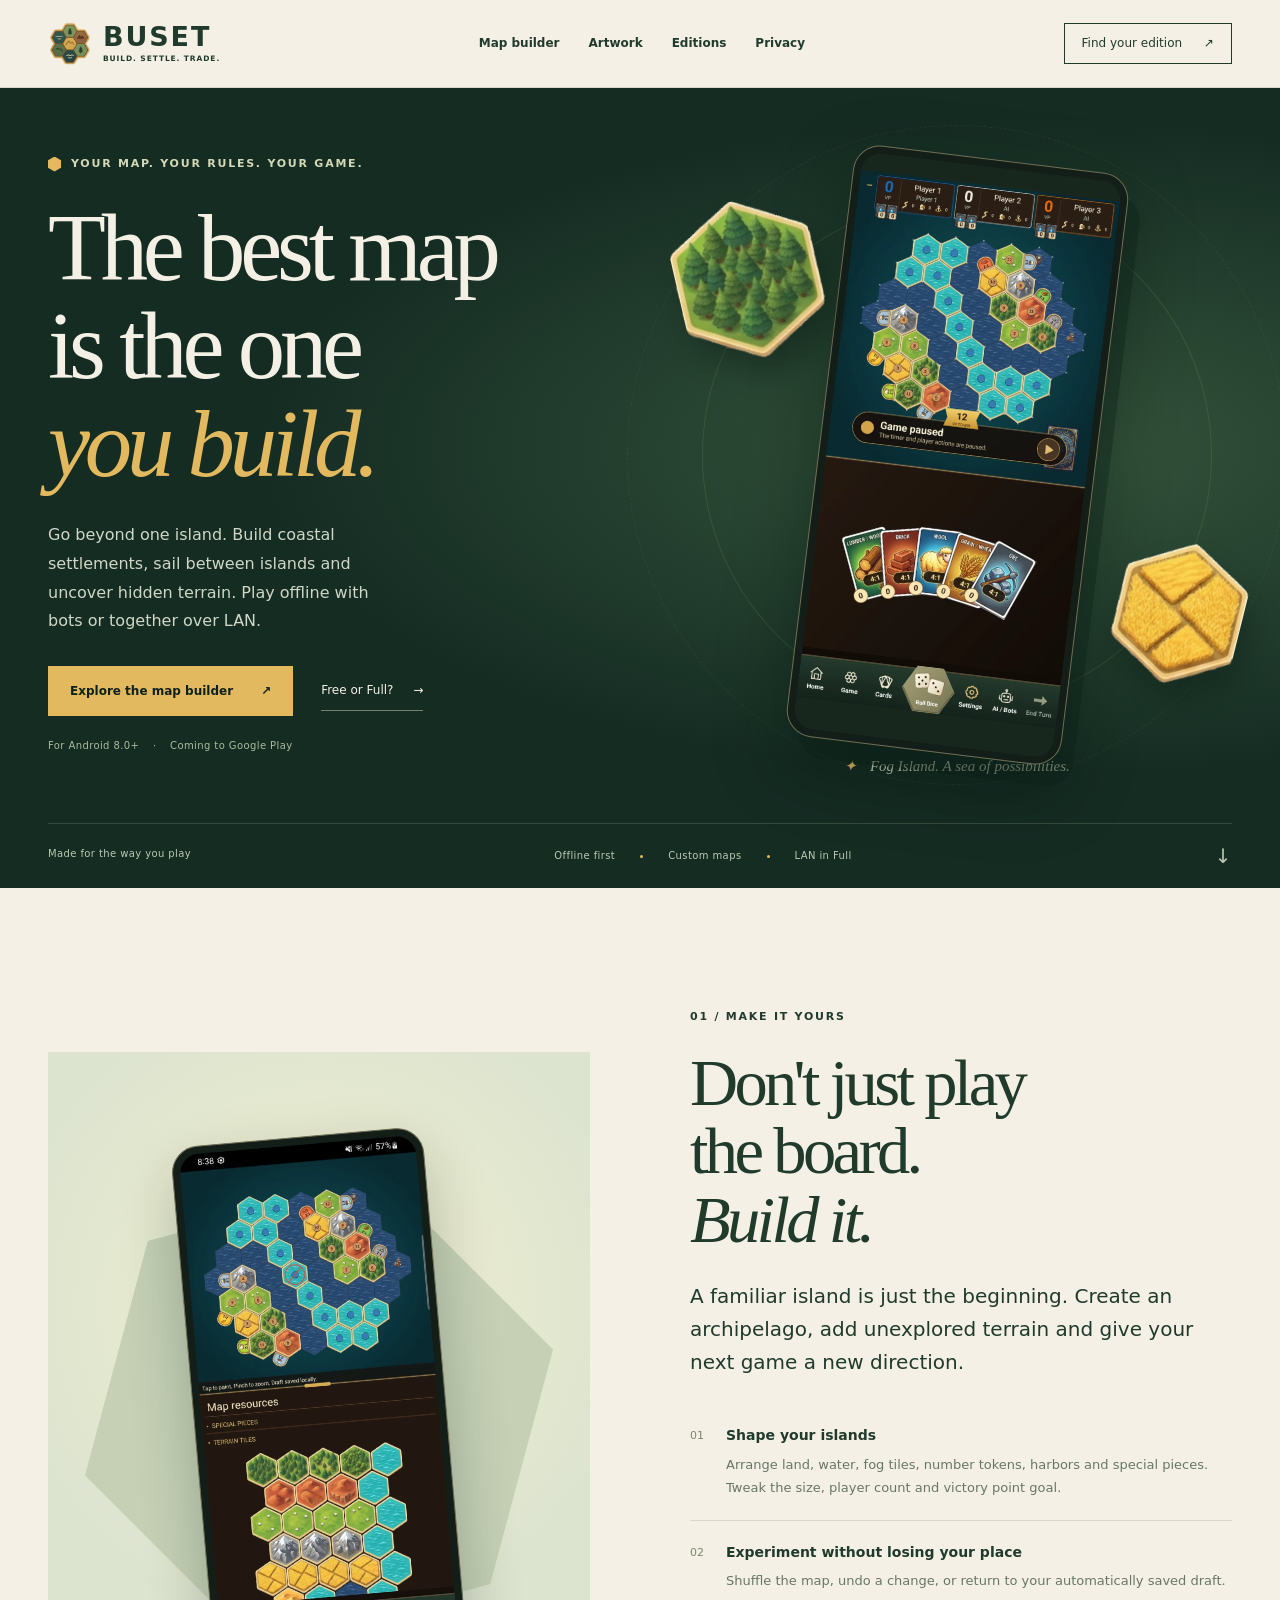
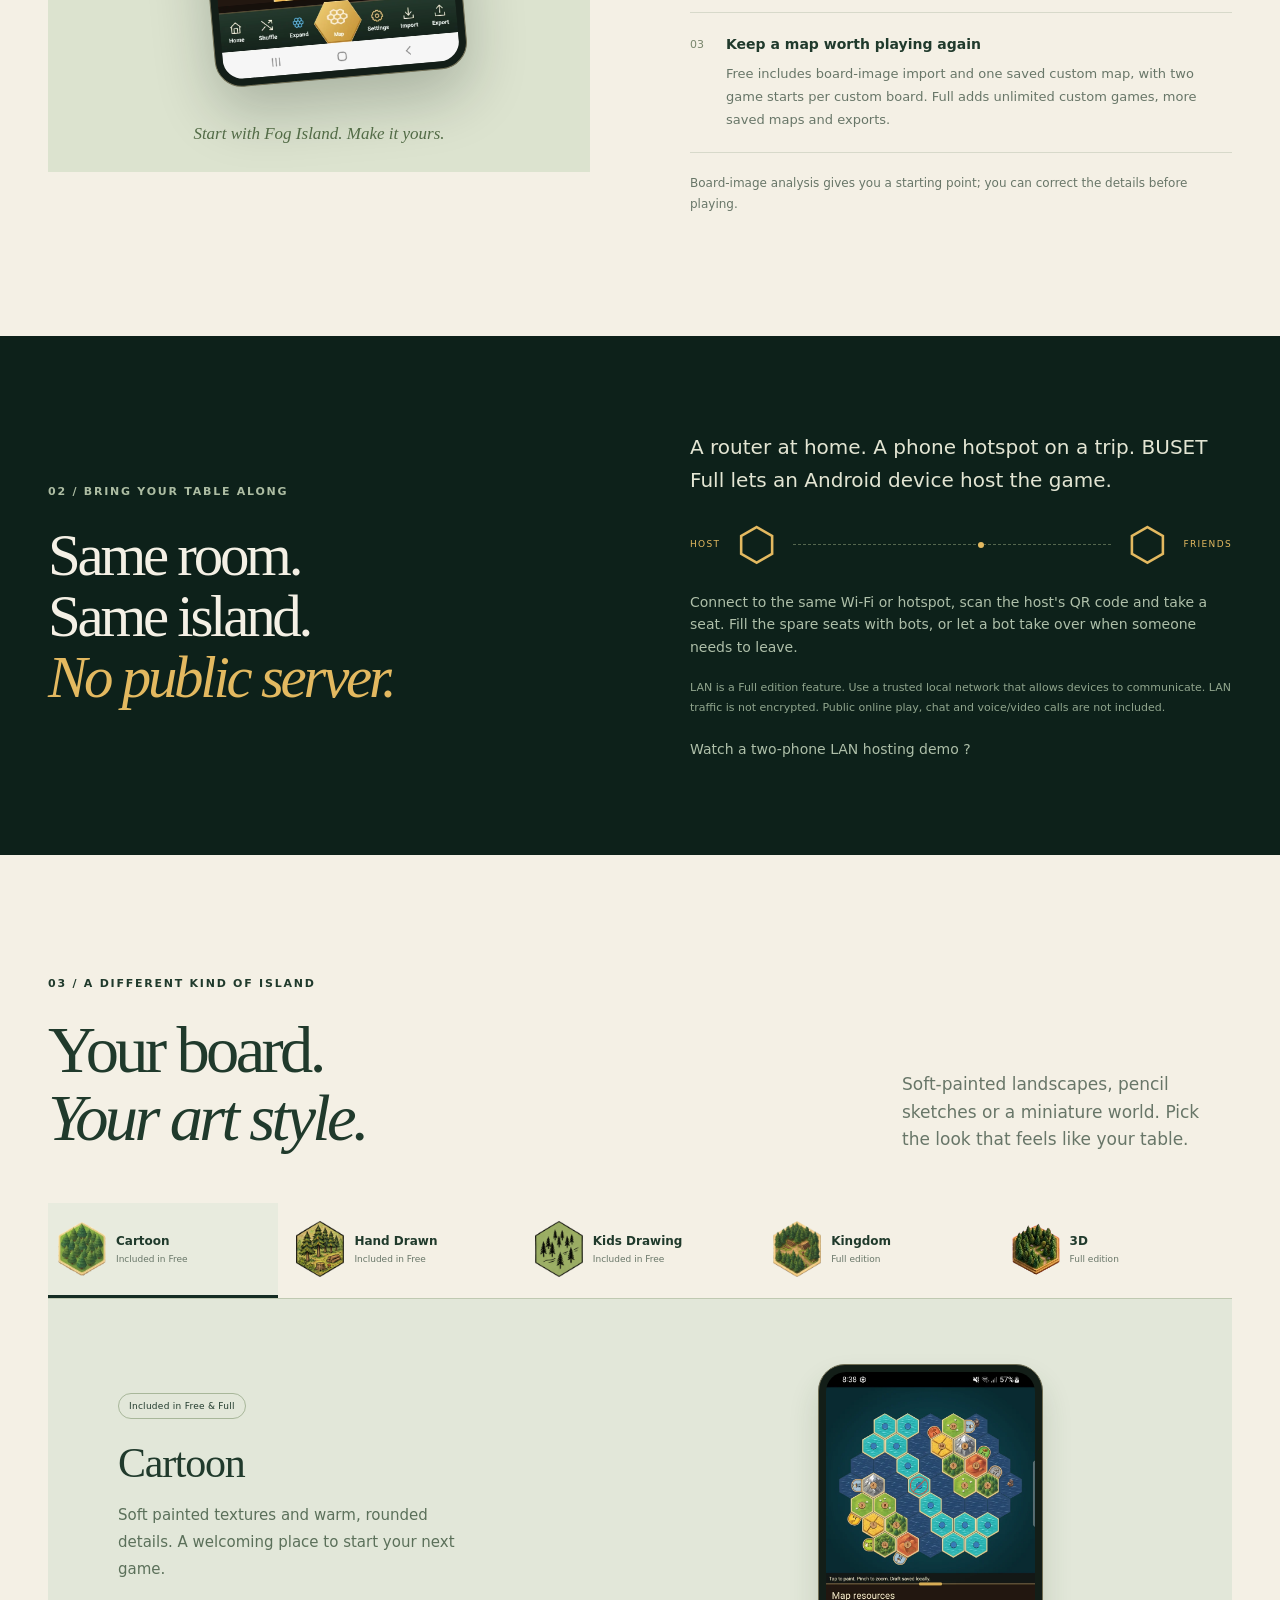
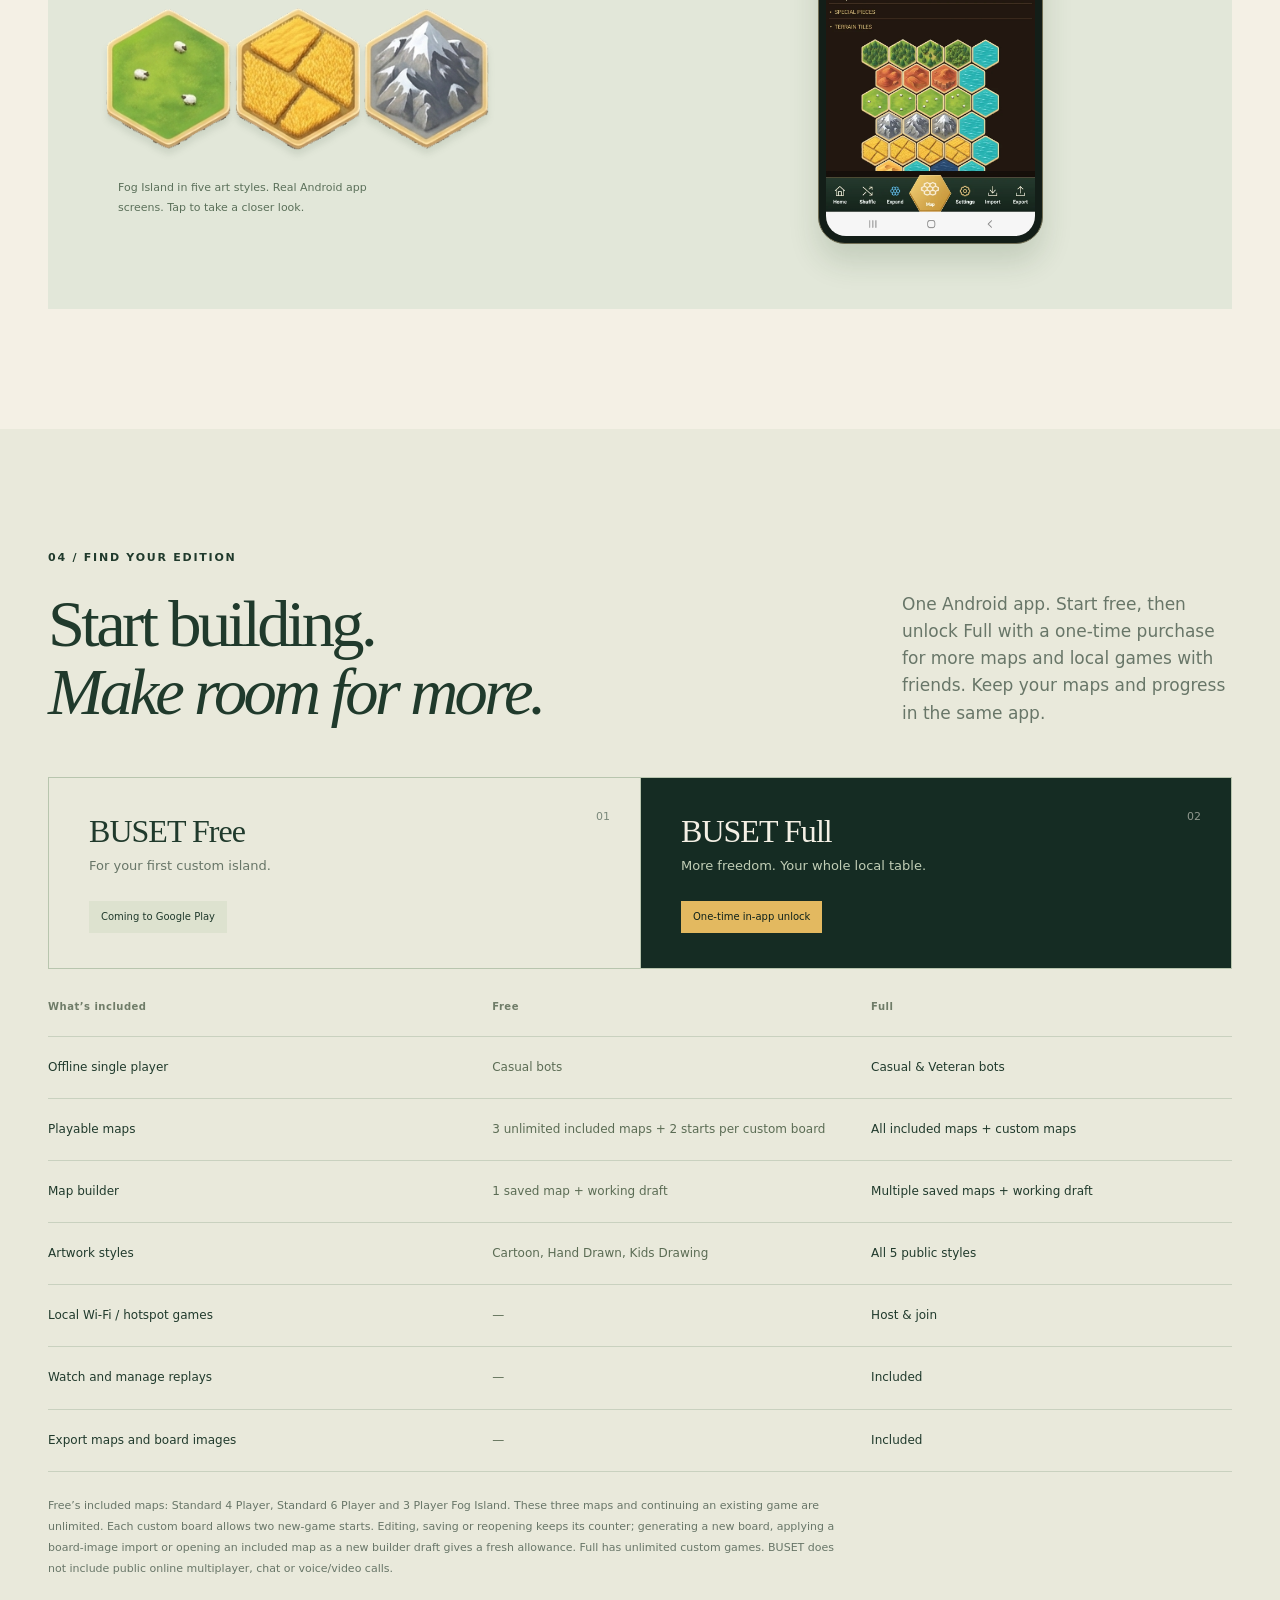
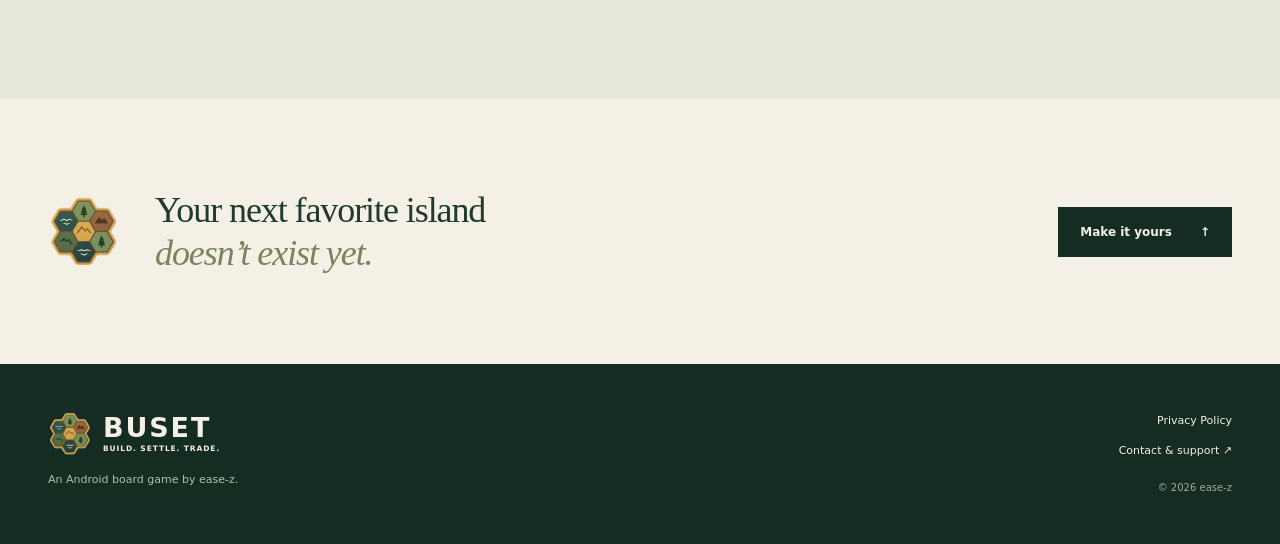
<file: index.html>
<!doctype html>
<html lang="en">
<head>
  <meta charset="utf-8">
  <meta name="viewport" content="width=device-width, initial-scale=1">
  <meta name="theme-color" content="#152c23">
  <meta name="description" content="The best map is the one you build. Discover BUSET for Android: custom island maps, offline bots and local multiplayer over Wi-Fi or hotspot.">
  <title>BUSET — Build. Settle. Trade.</title>
  <link rel="icon" href="assets/logo.png">
  <link rel="stylesheet" href="styles.css">
  <script src="script.js" defer></script>
</head>
<body>
  <a class="skip-link" href="#main">Skip to content</a>
  <header class="header">
    <a class="brand" href="#" aria-label="BUSET home"><img src="assets/logo.png" width="44" height="44" alt=""><span><strong>BUSET</strong><small>BUILD. SETTLE. TRADE.</small></span></a>
    <nav aria-label="Main navigation"><a href="#builder">Map builder</a><a href="#artwork">Artwork</a><a href="#editions">Editions</a><a href="privacy/index.html">Privacy</a></nav>
    <a class="nav-cta" href="#editions">Find your edition <span aria-hidden="true">↗</span></a>
  </header>
  <main id="main">
    <section class="hero section-dark" aria-labelledby="hero-title">
      <div class="hero-inner wrap">
        <div class="hero-copy">
          <p class="eyebrow"><span class="tiny-hex" aria-hidden="true"></span> YOUR MAP. YOUR RULES. YOUR GAME.</p>
          <h1 id="hero-title">The best map<br>is the one<br><em>you build.</em></h1>
          <p class="hero-description">Go beyond one island. Build coastal settlements, sail between islands and uncover hidden terrain. Play offline with bots or together over LAN.</p>
          <div class="hero-actions"><a class="button button-gold" href="#builder">Explore the map builder <span aria-hidden="true">↗</span></a><a class="text-link" href="#editions">Free or Full? <span aria-hidden="true">→</span></a></div>
          <p class="release-note">For Android 8.0+ <span>·</span> Coming to Google Play</p>
        </div>
        <div class="hero-visual">
          <div class="orbit orbit-one" aria-hidden="true"></div><div class="orbit orbit-two" aria-hidden="true"></div>
          <img class="floating-tile tile-wood" src="assets/cartoon-wood-1.webp" width="150" height="173" alt="" aria-hidden="true">
          <img class="floating-tile tile-wheat" src="assets/cartoon-wheat-1.webp" width="130" height="150" alt="" aria-hidden="true">
          <figure class="phone hero-phone"><button class="screenshot-button" data-preview="assets/android-game.webp" data-caption="BUSET Full on Android · Fog Island sample game" aria-label="Enlarge Android gameplay screenshot"><img src="assets/android-game.webp" width="720" height="1600" alt="BUSET Android Fog Island gameplay showing multiple islands, sea and hidden terrain, player details and resource cards" fetchpriority="high"></button></figure>
          <span class="visual-caption"><span aria-hidden="true">✦</span> Fog Island. A sea of possibilities.</span>
        </div>
      </div>
      <div class="hero-bottom wrap"><span>Made for the way you play</span><div><span>Offline first</span><i aria-hidden="true"></i><span>Custom maps</span><i aria-hidden="true"></i><span>LAN in Full</span></div><a href="#builder" aria-label="Discover the map builder">↓</a></div>
    </section>

    <section class="builder wrap section-space" id="builder" aria-labelledby="builder-title">
      <div class="builder-visual">
        <div class="image-stage"><figure class="phone builder-phone"><button class="screenshot-button" data-preview="assets/android-builder-cartoon.webp" data-caption="Fog Island map builder · Cartoon artwork" aria-label="Enlarge Android map builder screenshot"><img src="assets/android-builder-cartoon.webp" width="720" height="1600" alt="Android Fog Island map builder with separate islands, sea and hidden hexes above the terrain palette" loading="lazy"></button></figure><span class="image-note">Start with Fog Island. Make it yours.</span></div>
      </div>
      <div class="builder-copy">
        <p class="eyebrow">01 / MAKE IT YOURS</p>
        <h2 id="builder-title">Don't just play<br>the board.<br><em>Build it.</em></h2>
        <p class="lead">A familiar island is just the beginning. Create an archipelago, add unexplored terrain and give your next game a new direction.</p>
        <ol class="feature-list">
          <li><span>01</span><div><h3>Shape your islands</h3><p>Arrange land, water, fog tiles, number tokens, harbors and special pieces. Tweak the size, player count and victory point goal.</p></div></li>
          <li><span>02</span><div><h3>Experiment without losing your place</h3><p>Shuffle the map, undo a change, or return to your automatically saved draft.</p></div></li>
          <li><span>03</span><div><h3>Keep a map worth playing again</h3><p>Free includes board-image import and one saved custom map, with two game starts per custom board. Full adds unlimited custom games, more saved maps and exports.</p></div></li>
        </ol>
        <p class="small-note">Board-image analysis gives you a starting point; you can correct the details before playing.</p>
      </div>
    </section>

    <section class="together section-dark" aria-labelledby="together-title"><div class="wrap together-grid">
      <div><p class="eyebrow">02 / BRING YOUR TABLE ALONG</p><h2 id="together-title">Same room.<br>Same island.<br><em>No public server.</em></h2></div>
      <div class="together-copy"><p class="lead">A router at home. A phone hotspot on a trip. BUSET Full lets an Android device host the game.</p><div class="connection" aria-hidden="true"><span>HOST</span><b>⬡</b><i></i><b>⬡</b><span>FRIENDS</span></div><p>Connect to the same Wi-Fi or hotspot, scan the host's QR code and take a seat. Fill the spare seats with bots, or let a bot take over when someone needs to leave.</p><p class="small-note">LAN is a Full edition feature. Use a trusted local network that allows devices to communicate. LAN traffic is not encrypted. Public online play, chat and voice/video calls are not included.</p><p><a href="lan-host-demo/">Watch a two-phone LAN hosting demo ?</a></p></div>
    </div></section>

    <section class="artwork wrap section-space" id="artwork" aria-labelledby="artwork-title">
      <div class="section-heading"><div><p class="eyebrow">03 / A DIFFERENT KIND OF ISLAND</p><h2 id="artwork-title">Your board.<br><em>Your art style.</em></h2></div><p>Soft-painted landscapes, pencil sketches or a miniature world. Pick the look that feels like your table.</p></div>
      <div class="art-tabs" role="tablist" aria-label="Artwork styles">
        <button id="tab-cartoon" role="tab" aria-selected="true" aria-controls="art-panel" data-art="cartoon"><img src="assets/cartoon-wood-1.webp" width="72" height="83" alt="" loading="lazy"><span>Cartoon<small>Included in Free</small></span></button>
        <button id="tab-hand-drawn" role="tab" aria-selected="false" aria-controls="art-panel" tabindex="-1" data-art="hand-drawn"><img src="assets/hand-drawn-wood-1.webp" width="72" height="83" alt="" loading="lazy"><span>Hand Drawn<small>Included in Free</small></span></button>
        <button id="tab-drawing" role="tab" aria-selected="false" aria-controls="art-panel" tabindex="-1" data-art="drawing"><img src="assets/drawing-wood-1.webp" width="72" height="83" alt="" loading="lazy"><span>Kids Drawing<small>Included in Free</small></span></button>
        <button id="tab-kingdom" role="tab" aria-selected="false" aria-controls="art-panel" tabindex="-1" data-art="kingdom"><img src="assets/kingdom-wood-1.webp" width="72" height="83" alt="" loading="lazy"><span>Kingdom<small>Full edition</small></span></button>
        <button id="tab-3d" role="tab" aria-selected="false" aria-controls="art-panel" tabindex="-1" data-art="3d"><img src="assets/3d-wood-1.webp" width="72" height="83" alt="" loading="lazy"><span>3D<small>Full edition</small></span></button>
      </div>
      <div class="art-panel" id="art-panel" role="tabpanel" aria-labelledby="tab-cartoon">
        <div class="art-detail"><span class="pill" id="art-access">Included in Free &amp; Full</span><h3 id="art-name">Cartoon</h3><p id="art-description">Soft painted textures and warm, rounded details. A welcoming place to start your next game.</p><div class="tile-samples" id="tile-samples" aria-label="Cartoon terrain samples"><img src="assets/cartoon-sheep-1.webp" width="140" height="160" alt="Cartoon pasture" loading="lazy"><img src="assets/cartoon-wheat-1.webp" width="140" height="160" alt="Cartoon fields" loading="lazy"><img src="assets/cartoon-ore-1.webp" width="140" height="160" alt="Cartoon mountains" loading="lazy"></div><p class="small-note">Fog Island in five art styles. Real Android app screens. Tap to take a closer look.</p></div>
        <div class="art-screen"><figure class="phone"><button id="art-preview" class="screenshot-button" data-preview="assets/android-builder-cartoon.webp" data-caption="Fog Island map builder · Cartoon artwork" aria-label="Enlarge Cartoon artwork screenshot"><img id="art-image" src="assets/android-builder-cartoon.webp" width="720" height="1600" alt="Cartoon Fog Island in the Android map builder" loading="lazy"></button></figure></div>
      </div>
    </section>

    <section class="editions section-space" id="editions" aria-labelledby="editions-title"><div class="wrap">
      <div class="section-heading"><div><p class="eyebrow">04 / FIND YOUR EDITION</p><h2 id="editions-title">Start building.<br><em>Make room for more.</em></h2></div><p>One Android app. Start free, then unlock Full with a one-time purchase for more maps and local games with friends. Keep your maps and progress in the same app.</p></div>
      <div class="edition-intros"><div><span class="edition-number">01</span><h3>BUSET Free</h3><p>For your first custom island.</p><span class="availability" data-store="free">Coming to Google Play</span></div><div class="full-intro"><span class="edition-number">02</span><h3>BUSET Full</h3><p>More freedom. Your whole local table.</p><span class="availability" data-store="full">One-time in-app unlock</span></div></div>
      <div class="table-scroll"><table><caption class="sr-only">BUSET Free features and Full unlock comparison</caption><thead><tr><th scope="col">What’s included</th><th scope="col">Free</th><th scope="col">Full</th></tr></thead><tbody>
        <tr><th scope="row">Offline single player</th><td>Casual bots</td><td>Casual &amp; Veteran bots</td></tr>
        <tr><th scope="row">Playable maps</th><td>3 unlimited included maps + 2 starts per custom board</td><td>All included maps + custom maps</td></tr>
        <tr><th scope="row">Map builder</th><td>1 saved map + working draft</td><td>Multiple saved maps + working draft</td></tr>
        <tr><th scope="row">Artwork styles</th><td>Cartoon, Hand Drawn, Kids Drawing</td><td>All 5 public styles</td></tr>
        <tr><th scope="row">Local Wi-Fi / hotspot games</th><td><span aria-label="Not included">—</span></td><td>Host &amp; join</td></tr>
        <tr><th scope="row">Watch and manage replays</th><td><span aria-label="Not included">—</span></td><td>Included</td></tr>
        <tr><th scope="row">Export maps and board images</th><td><span aria-label="Not included">—</span></td><td>Included</td></tr>
      </tbody></table></div>
      <p class="edition-note">Free’s included maps: Standard 4 Player, Standard 6 Player and 3 Player Fog Island. These three maps and continuing an existing game are unlimited. Each custom board allows two new-game starts. Editing, saving or reopening keeps its counter; generating a new board, applying a board-image import or opening an included map as a new builder draft gives a fresh allowance. Full has unlimited custom games. BUSET does not include public online multiplayer, chat or voice/video calls.</p>
    </div></section>

    <section class="closing wrap"><img src="assets/logo.png" alt="" width="72" height="72" loading="lazy"><p>Your next favorite island<br><em>doesn’t exist yet.</em></p><a class="button button-dark" href="#builder">Make it yours <span aria-hidden="true">↑</span></a></section>
  </main>
  <footer class="footer section-dark"><div class="wrap footer-inner"><div><a class="brand" href="#"><img src="assets/logo.png" width="40" height="40" alt=""><span><strong>BUSET</strong><small>BUILD. SETTLE. TRADE.</small></span></a><p>An Android board game by ease-z.</p></div><div><a href="privacy/index.html">Privacy Policy</a><a href="mailto:mark.prosoftphils@gmail.com">Contact &amp; support <span aria-hidden="true">↗</span></a><span>© <span id="year">2026</span> ease-z</span></div></div></footer>
  <dialog id="screenshot-dialog" aria-labelledby="screenshot-caption"><div class="dialog-top"><p id="screenshot-caption"></p><button class="dialog-close" aria-label="Close screenshot">×</button></div><img id="screenshot-full" alt=""></dialog>
</body>
</html>
</file>
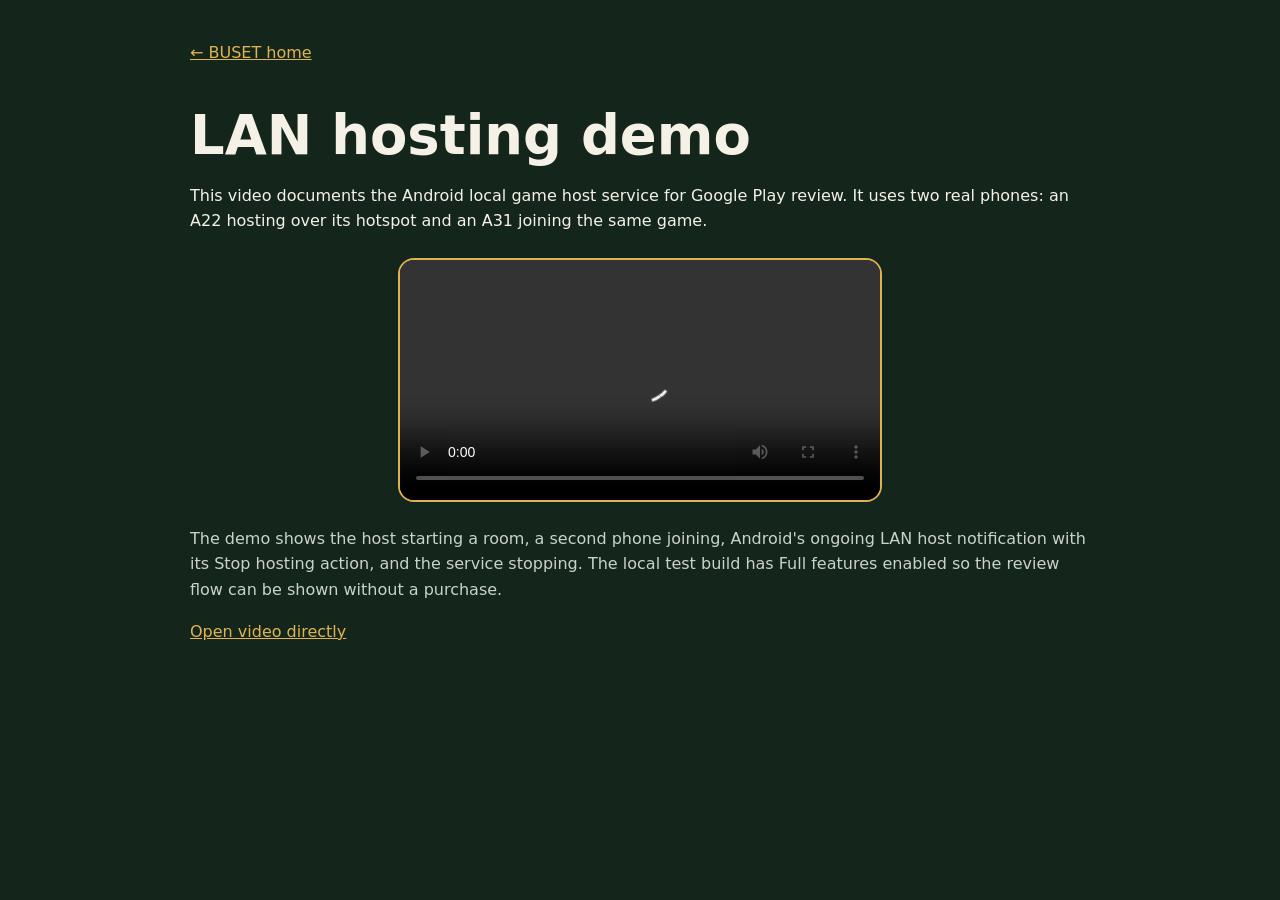
<file: lan-host-demo/index.html>
<!doctype html>
<html lang="en">
<head>
  <meta charset="utf-8">
  <meta name="viewport" content="width=device-width, initial-scale=1">
  <title>BUSET LAN hosting demo</title>
  <meta name="description" content="A real two-phone demonstration of BUSET's local game hosting and Android foreground notification.">
  <style>
    :root{color-scheme:dark;font-family:system-ui,sans-serif;background:#14261c;color:#f5f1e7}
    body{margin:0;padding:24px}
    main{max-width:900px;margin:auto}
    a{color:#deb453}
    h1{font-size:clamp(2rem,5vw,3.4rem);margin:.7em 0 .2em}
    p,li{line-height:1.6}
    video{display:block;width:min(100%,480px);max-height:80vh;margin:24px auto;border:2px solid #deb453;border-radius:16px;background:#000}
    .note{color:#c9d3cb}
  </style>
</head>
<body>
  <main>
    <p><a href="../">&larr; BUSET home</a></p>
    <h1>LAN hosting demo</h1>
    <p>This video documents the Android local game host service for Google Play review. It uses two real phones: an A22 hosting over its hotspot and an A31 joining the same game.</p>
    <video controls playsinline preload="metadata" aria-label="BUSET LAN hosting demonstration">
      <source src="../assets/buset-lan-host-demo.mp4" type="video/mp4">
      Your browser cannot play this video. <a href="../assets/buset-lan-host-demo.mp4">Download the MP4.</a>
    </video>
    <p class="note">The demo shows the host starting a room, a second phone joining, Android's ongoing LAN host notification with its Stop hosting action, and the service stopping. The local test build has Full features enabled so the review flow can be shown without a purchase.</p>
    <p><a href="../assets/buset-lan-host-demo.mp4">Open video directly</a></p>
  </main>
</body>
</html>
</file>
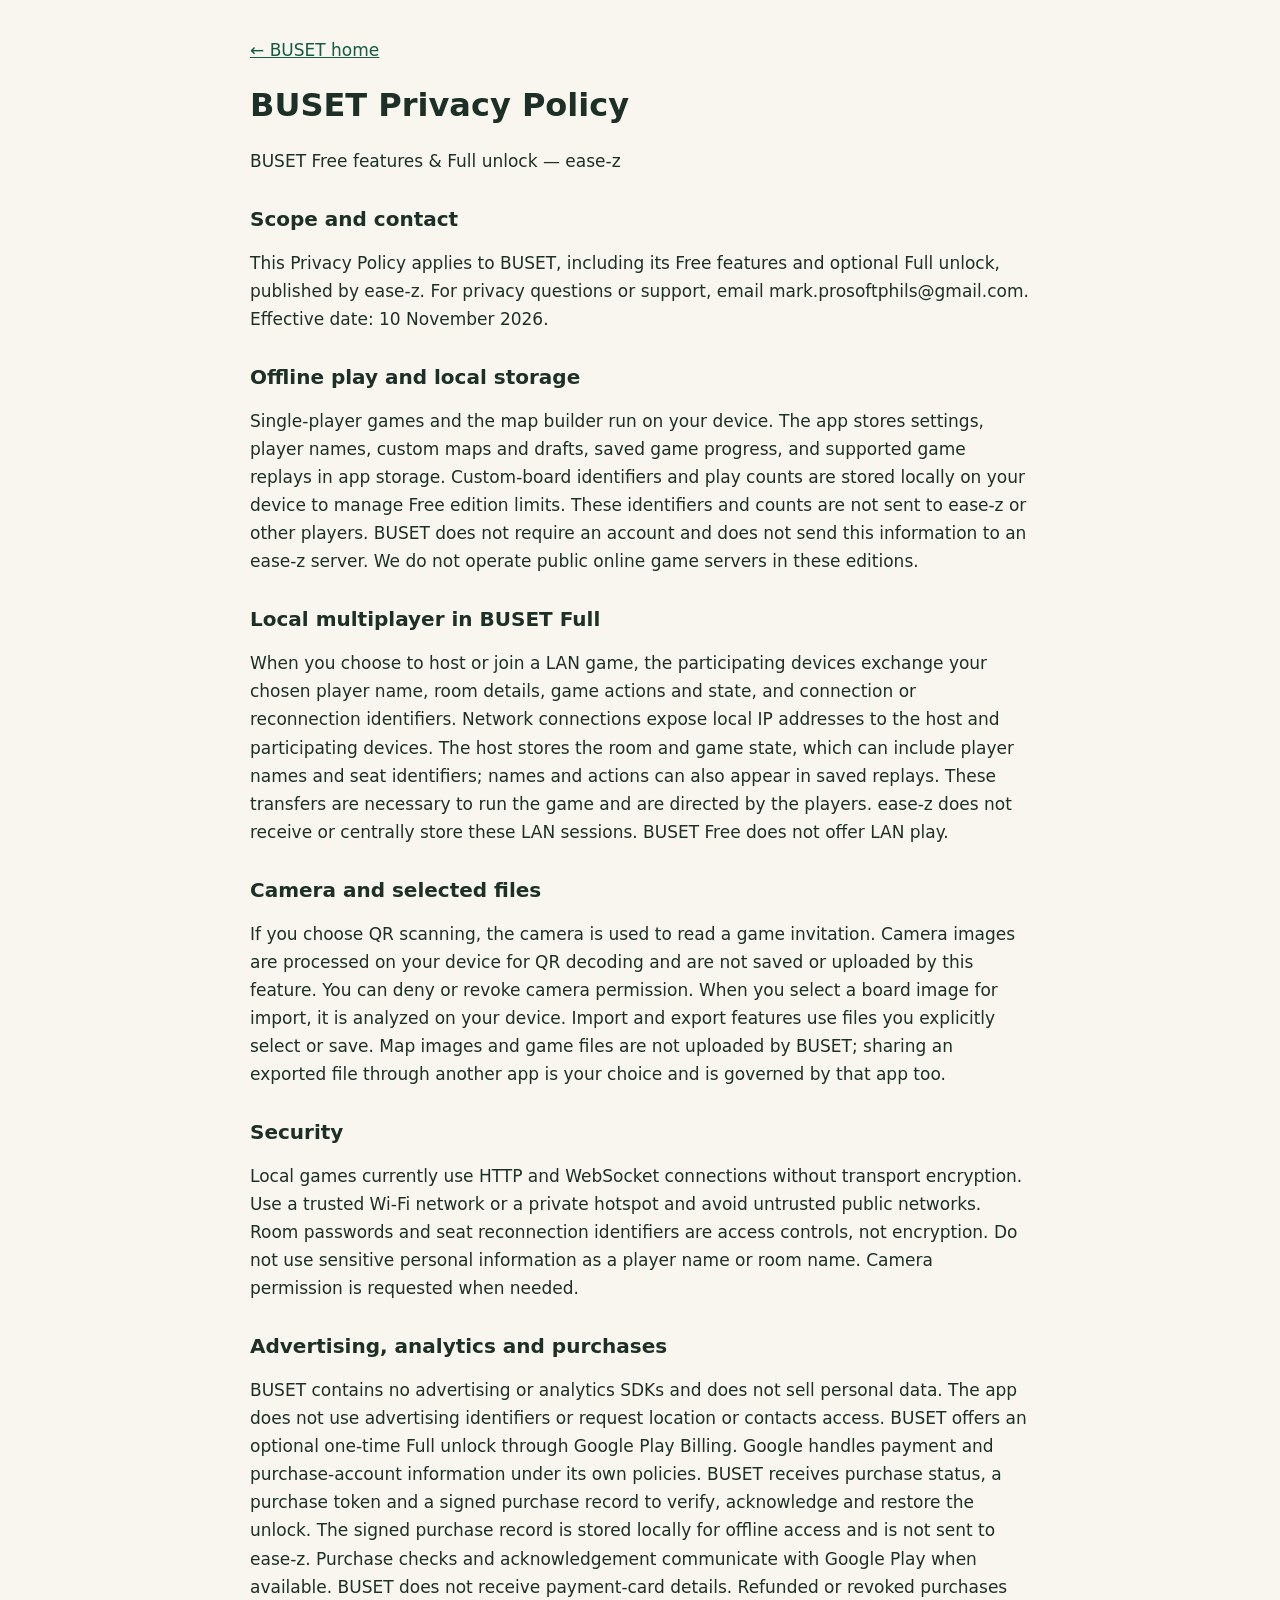
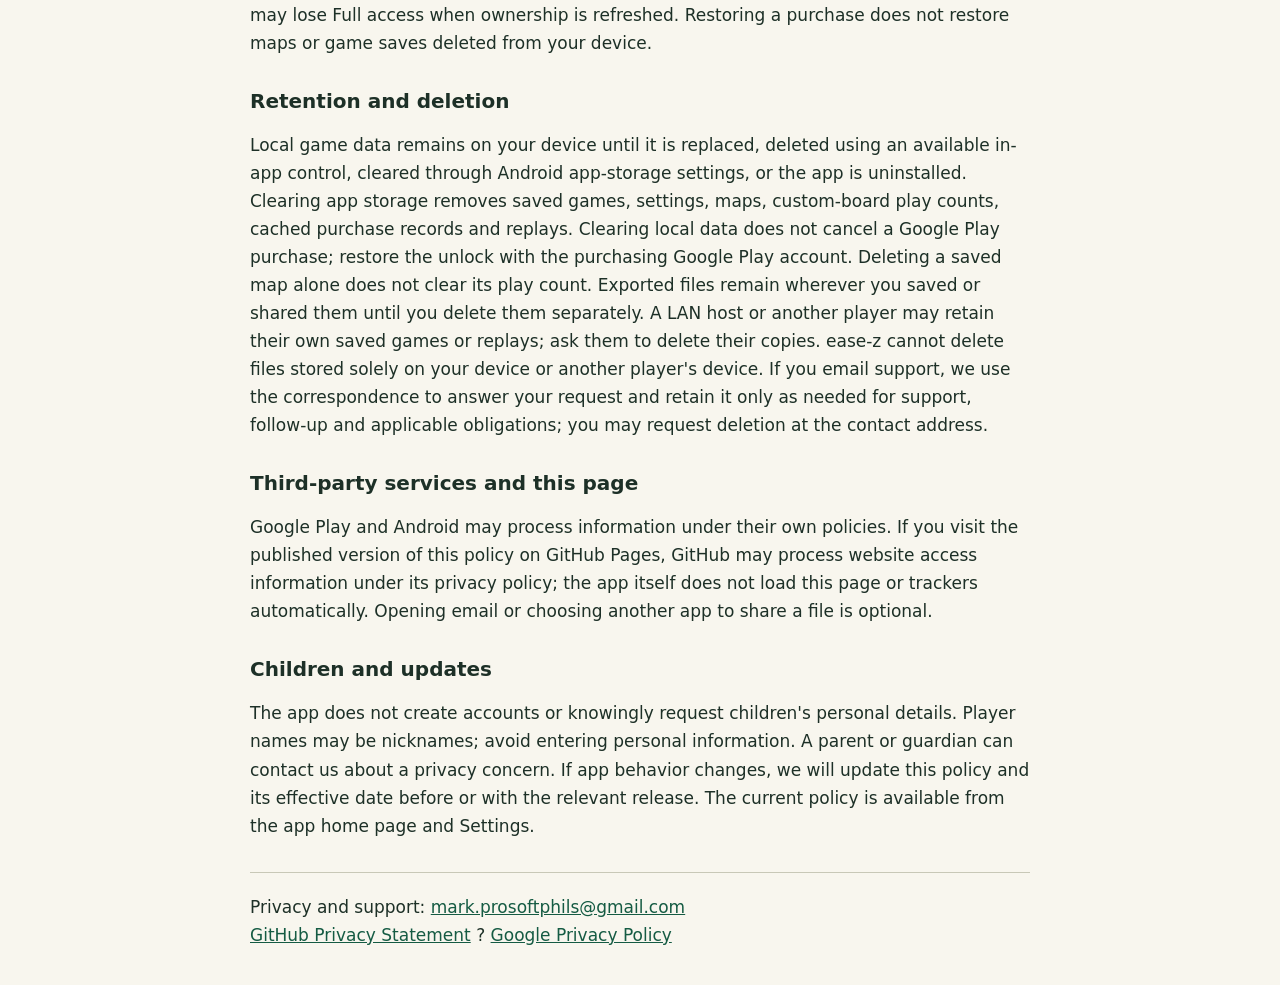
<file: privacy/index.html>
<!doctype html><html lang="en"><meta charset="utf-8"><meta name="viewport" content="width=device-width,initial-scale=1"><meta name="description" content="Privacy policy for BUSET and its optional Full unlock by ease-z."><title>BUSET Privacy Policy - ease-z</title><style>body{margin:0;background:#f8f6ee;color:#1d3027;font:17px/1.65 system-ui,sans-serif}main{max-width:780px;margin:auto;padding:36px 24px}h1,h2{line-height:1.25}h1{font-size:2rem}h2{margin-top:2rem;font-size:1.25rem}a{color:#155b43}footer{border-top:1px solid #c8c8b7;margin-top:32px;padding-top:20px}</style><main><nav><a href="../index.html">&larr; BUSET home</a></nav><h1>BUSET Privacy Policy</h1><p>BUSET Free features &amp; Full unlock &mdash; ease-z</p><section><h2>Scope and contact</h2><p>This Privacy Policy applies to BUSET, including its Free features and optional Full unlock, published by ease-z. For privacy questions or support, email mark.prosoftphils@gmail.com. Effective date: 10 November 2026.</p></section><section><h2>Offline play and local storage</h2><p>Single-player games and the map builder run on your device. The app stores settings, player names, custom maps and drafts, saved game progress, and supported game replays in app storage. Custom-board identifiers and play counts are stored locally on your device to manage Free edition limits. These identifiers and counts are not sent to ease-z or other players. BUSET does not require an account and does not send this information to an ease-z server. We do not operate public online game servers in these editions.</p></section><section><h2>Local multiplayer in BUSET Full</h2><p>When you choose to host or join a LAN game, the participating devices exchange your chosen player name, room details, game actions and state, and connection or reconnection identifiers. Network connections expose local IP addresses to the host and participating devices. The host stores the room and game state, which can include player names and seat identifiers; names and actions can also appear in saved replays. These transfers are necessary to run the game and are directed by the players. ease-z does not receive or centrally store these LAN sessions. BUSET Free does not offer LAN play.</p></section><section><h2>Camera and selected files</h2><p>If you choose QR scanning, the camera is used to read a game invitation. Camera images are processed on your device for QR decoding and are not saved or uploaded by this feature. You can deny or revoke camera permission. When you select a board image for import, it is analyzed on your device. Import and export features use files you explicitly select or save. Map images and game files are not uploaded by BUSET; sharing an exported file through another app is your choice and is governed by that app too.</p></section><section><h2>Security</h2><p>Local games currently use HTTP and WebSocket connections without transport encryption. Use a trusted Wi-Fi network or a private hotspot and avoid untrusted public networks. Room passwords and seat reconnection identifiers are access controls, not encryption. Do not use sensitive personal information as a player name or room name. Camera permission is requested when needed.</p></section><section><h2>Advertising, analytics and purchases</h2><p>BUSET contains no advertising or analytics SDKs and does not sell personal data. The app does not use advertising identifiers or request location or contacts access. BUSET offers an optional one-time Full unlock through Google Play Billing. Google handles payment and purchase-account information under its own policies. BUSET receives purchase status, a purchase token and a signed purchase record to verify, acknowledge and restore the unlock. The signed purchase record is stored locally for offline access and is not sent to ease-z. Purchase checks and acknowledgement communicate with Google Play when available. BUSET does not receive payment-card details. Refunded or revoked purchases may lose Full access when ownership is refreshed. Restoring a purchase does not restore maps or game saves deleted from your device.</p></section><section><h2>Retention and deletion</h2><p>Local game data remains on your device until it is replaced, deleted using an available in-app control, cleared through Android app-storage settings, or the app is uninstalled. Clearing app storage removes saved games, settings, maps, custom-board play counts, cached purchase records and replays. Clearing local data does not cancel a Google Play purchase; restore the unlock with the purchasing Google Play account. Deleting a saved map alone does not clear its play count. Exported files remain wherever you saved or shared them until you delete them separately. A LAN host or another player may retain their own saved games or replays; ask them to delete their copies. ease-z cannot delete files stored solely on your device or another player&#x27;s device. If you email support, we use the correspondence to answer your request and retain it only as needed for support, follow-up and applicable obligations; you may request deletion at the contact address.</p></section><section><h2>Third-party services and this page</h2><p>Google Play and Android may process information under their own policies. If you visit the published version of this policy on GitHub Pages, GitHub may process website access information under its privacy policy; the app itself does not load this page or trackers automatically. Opening email or choosing another app to share a file is optional.</p></section><section><h2>Children and updates</h2><p>The app does not create accounts or knowingly request children&#x27;s personal details. Player names may be nicknames; avoid entering personal information. A parent or guardian can contact us about a privacy concern. If app behavior changes, we will update this policy and its effective date before or with the relevant release. The current policy is available from the app home page and Settings.</p></section><footer>Privacy and support: <a href="mailto:mark.prosoftphils@gmail.com">mark.prosoftphils@gmail.com</a><br><a href="https://docs.github.com/en/site-policy/privacy-policies/github-general-privacy-statement">GitHub Privacy Statement</a> ? <a href="https://policies.google.com/privacy">Google Privacy Policy</a></footer></main></html>
</file>
<file: styles.css>
@charset "UTF-8";
:root{--forest:#152c23;--deep:#0d211a;--cream:#f4f0e5;--ink:#203a2c;--gold:#e3b960;--muted:#687668;--line:#d7d9ca;--serif:Georgia,'Times New Roman',serif;--sans:system-ui,-apple-system,BlinkMacSystemFont,'Segoe UI',sans-serif}
*{box-sizing:border-box}html{scroll-behavior:smooth;scroll-padding-top:105px}body{margin:0;background:var(--cream);color:var(--ink);font:16px/1.6 var(--sans)}body:has(dialog[open]){overflow:hidden}a{color:inherit;text-decoration:none}button{font:inherit;color:inherit;cursor:pointer}img{display:block;max-width:100%;height:auto}button,a{-webkit-tap-highlight-color:transparent}a:focus-visible,button:focus-visible{outline:3px solid #d29a32;outline-offset:5px}h1,h2,h3,p,figure{margin:0}h1,h2{font-family:var(--serif);font-weight:400;letter-spacing:-.055em;line-height:1.03}h1 em,h2 em,.closing em{font-weight:400}h2{font-size:clamp(44px,5.2vw,74px)}.wrap{width:min(1200px,calc(100% - 96px));margin-inline:auto}.section-space{padding-block:120px}.section-dark{background:var(--forest);color:var(--cream)}.eyebrow{font-size:11px;font-weight:650;letter-spacing:.16em;line-height:1.7}.section-heading{display:flex;justify-content:space-between;align-items:end;gap:60px;margin-bottom:50px}.section-heading>p{max-width:330px;color:var(--muted);font-size:17px}.section-heading .eyebrow,.builder-copy>.eyebrow{margin-bottom:22px}.lead{font-size:20px;line-height:1.65}.small-note{font-size:12px;line-height:1.8;color:var(--muted)}.sr-only,.skip-link:not(:focus){position:absolute;width:1px;height:1px;overflow:hidden;clip-path:inset(50%)}.skip-link:focus{position:fixed;z-index:100;background:var(--gold);padding:12px;left:10px;top:10px}
.header{height:88px;padding-inline:48px;display:flex;align-items:center;justify-content:space-between;gap:28px;background:var(--cream);border-bottom:1px solid #d9d9c9;position:relative;z-index:10}.brand{display:flex;align-items:center;gap:11px;flex-shrink:0}.brand img{width:44px;height:44px;object-fit:contain}.brand strong{display:block;line-height:1.1;font-size:27px;letter-spacing:.07em;font-weight:800}.brand small{display:block;font-size:7.5px;letter-spacing:.12em;line-height:1.8;font-weight:650}.header nav{display:flex;gap:29px;font-size:12px;font-weight:600}.header nav a{padding-block:10px}.header nav a:hover,.footer a:hover{text-decoration:underline;text-underline-offset:5px}.nav-cta{border:1px solid var(--ink);padding:10px 17px;font-size:12px;white-space:nowrap}.nav-cta span{margin-left:18px}.button{display:inline-flex;align-items:center;justify-content:space-between;gap:28px;padding:16px 22px;font-size:12px;font-weight:650;line-height:1.5;transition:background .2s,transform .2s}.button:hover{transform:translateY(-2px)}.button-gold{background:var(--gold);color:var(--deep)}.button-gold:hover{background:#f0cd83}.button-dark{background:var(--forest);color:var(--cream)}.text-link{font-size:12px;border-bottom:1px solid #738271;padding:10px 0}.text-link span{margin-left:16px}
.hero{overflow:hidden;position:relative;background:radial-gradient(ellipse at 80% 45%,#35553c 0,transparent 53%),var(--forest)}.hero-inner{display:grid;grid-template-columns:1.08fr 1fr;align-items:center;min-height:735px;gap:40px;padding-top:40px;padding-bottom:42px}.hero .eyebrow{color:#d3d9b7;display:flex;align-items:center;gap:10px}.tiny-hex{width:13px;height:15px;display:inline-block;background:var(--gold);clip-path:polygon(50% 0,100% 25%,100% 75%,50% 100%,0 75%,0 25%)}h1{font-size:clamp(66px,7.4vw,108px);margin-top:27px}h1 em{color:var(--gold)}.hero-description{max-width:360px;font-size:16px;color:#d0d7c6;line-height:1.8;margin-top:28px}.hero-actions{display:flex;align-items:center;gap:28px;margin-top:30px}.release-note{font-size:10px;color:#aabb9e;margin-top:22px;letter-spacing:.04em}.release-note span{margin-inline:10px}.hero-visual{height:640px;position:relative;display:grid;place-items:center}.phone{padding:7px;border:1px solid #716f55;border-radius:27px;background:#131e18;box-shadow:0 25px 60px #0718103d;overflow:hidden;line-height:0;width:255px;position:relative}.phone img{border-radius:20px;width:100%;aspect-ratio:9/20;object-fit:cover;object-position:top}.hero-phone{width:277px;transform:rotate(7deg);z-index:2;box-shadow:14px 20px 0 #0b1e185e,0 25px 70px #02130c6e}.screenshot-button{display:block;border:0;background:none;padding:0;width:100%;line-height:0;border-radius:20px}.screenshot-button:focus-visible{outline-offset:-4px}.orbit{position:absolute;border:1px solid #c0bd6a24;width:510px;height:510px;transform:rotate(30deg);border-radius:50%}.orbit-two{width:660px;height:660px;border-style:dashed;opacity:.6}.floating-tile{position:absolute;z-index:3;filter:drop-shadow(8px 18px 16px #081b1370)}.tile-wood{width:144px;left:-6px;top:65px;transform:rotate(-13deg)}.tile-wheat{width:126px;right:-10px;bottom:90px;transform:rotate(14deg)}.visual-caption{position:absolute;bottom:0;left:50%;transform:translateX(-50%);white-space:nowrap;font:italic 15px var(--serif);color:#c8d2b6}.visual-caption span{color:var(--gold);margin-right:9px}.hero-bottom{border-top:1px solid #d9debb2b;padding:22px 0;display:flex;justify-content:space-between;font-size:10px;color:#bbcab1;letter-spacing:.04em}.hero-bottom>div{display:flex;align-items:center;gap:25px}.hero-bottom i{width:3px;height:3px;border-radius:50%;background:var(--gold)}.hero-bottom>a{font-size:20px;line-height:1}
.builder{display:grid;grid-template-columns:1fr 1fr;gap:100px;align-items:center}.image-stage{background:#dce3cf;min-height:720px;display:grid;place-items:center;position:relative;overflow:hidden;background-image:radial-gradient(circle at 50% 35%,#f2f1d1 0,transparent 60%)}.image-stage:before{content:'';position:absolute;width:420px;height:485px;background:#c5d0b5;clip-path:polygon(50% 0,100% 25%,100% 75%,50% 100%,0 75%,0 25%);transform:rotate(15deg)}.builder-phone{width:253px;transform:rotate(-5deg);margin-top:-10px}.image-note{position:absolute;bottom:28px;font:italic 17px var(--serif);color:#526b46}.builder-copy .lead{margin-top:26px}.feature-list{list-style:none;margin:25px 0 20px;padding:0}.feature-list li{display:flex;gap:22px;padding:20px 0;border-bottom:1px solid var(--line)}.feature-list li>span{font-size:11px;color:#79866d;padding-top:3px}.feature-list h3{font-size:14px;font-weight:650}.feature-list p{font-size:13px;color:var(--muted);margin-top:6px;line-height:1.8}.together{padding-block:95px;background:var(--deep)}.together-grid{display:grid;grid-template-columns:1fr 1fr;gap:100px;align-items:center}.together .eyebrow{color:#adbda3;margin-bottom:25px}.together h2{font-size:clamp(44px,4.6vw,64px)}.together h2 em{color:var(--gold)}.together-copy>.lead{color:#e3e5d3}.together-copy>p:not(.lead){font-size:14px;color:#aebfa9;margin-top:20px}.together-copy>.small-note{font-size:11px!important;color:#90a58d!important}.connection{display:flex;align-items:center;gap:16px;color:var(--gold);margin-block:24px}.connection span{font-size:9px;letter-spacing:.15em}.connection b{font-size:46px;line-height:1;font-weight:400}.connection i{flex:1;border-top:1px dashed #afbd8f70;position:relative}.connection i:after{content:'';width:6px;height:6px;background:var(--gold);position:absolute;right:40%;top:-3px;border-radius:50%}
.art-tabs{display:grid;grid-template-columns:repeat(5,1fr);border-bottom:1px solid #bfc9b1;gap:8px}.art-tabs button{background:none;border:0;border-bottom:3px solid transparent;display:flex;align-items:center;gap:10px;padding:18px 10px;min-width:0;text-align:left}.art-tabs button[aria-selected=true]{border-bottom-color:var(--forest);background:#e8ebde}.art-tabs button:hover{background:#e8ebde}.art-tabs img{width:48px;height:56px;object-fit:contain}.art-tabs span{font-size:12px;font-weight:650;line-height:1.4}.art-tabs small{display:block;font-weight:400;font-size:9px;color:var(--muted);margin-top:3px}.art-panel{background:#e2e7d9;display:grid;grid-template-columns:1.1fr 1fr;align-items:center;min-height:610px;padding:55px 70px;gap:70px}.pill{display:inline-block;padding:5px 10px;border:1px solid #a8b79a;border-radius:20px;font-size:9px;letter-spacing:.03em}.art-detail h3{font:42px var(--serif);letter-spacing:-.03em;margin:20px 0 15px}.art-detail>p{font-size:15px;line-height:1.8;max-width:350px;color:#5b705a}.tile-samples{display:flex;align-items:center;margin:25px -12px 28px;gap:4px}.tile-samples img{width:33%;max-width:125px;filter:drop-shadow(0 6px 3px #30452b1c)}.art-detail>.small-note{font-size:11px;max-width:290px}.art-screen{display:flex;justify-content:center}.art-screen .phone{width:225px;box-shadow:0 18px 30px #284c2829}.editions{background:#e9e9db}.edition-intros{display:grid;grid-template-columns:1fr 1fr;border:1px solid #b8c5ae}.edition-intros>div{padding:35px 40px;position:relative}.edition-intros>div+div{border-left:1px solid #b8c5ae}.edition-number{position:absolute;right:30px;top:30px;font-size:11px;opacity:.55}.edition-intros h3{font:32px var(--serif);letter-spacing:-.03em}.edition-intros p{font-size:13px;margin-top:6px;color:var(--muted)}.full-intro{background:var(--forest);color:var(--cream)}.full-intro p{color:#c1ceb6}.availability{font-size:10px;display:inline-block;margin-top:24px;padding:8px 12px;background:#dde2cf}.full-intro .availability{color:var(--deep);background:var(--gold)}.store-link{display:inline-flex;align-items:center;gap:14px;font-weight:600}.table-scroll{overflow-x:auto}table{border-collapse:collapse;width:100%;font-size:12px;line-height:1.6}th,td{text-align:left;padding:21px 18px;border-bottom:1px solid #c9d1bf}thead th{font-size:10px;letter-spacing:.05em;padding-top:30px;color:#6f7c68}th:first-child{width:36%;padding-left:0}td{width:32%;color:#5b6c54}tbody th{font-weight:500}td:last-child{color:var(--ink)}.edition-note{font-size:11px;color:var(--muted);margin-top:24px;max-width:800px;line-height:1.9}.closing{padding-block:90px;display:flex;gap:35px;align-items:center;justify-content:space-between}.closing>img{width:72px;height:72px;object-fit:contain}.closing>p{font:36px/1.18 var(--serif);letter-spacing:-.03em;flex:1}.closing>p em{color:#78845d}.footer{padding-block:48px}.footer-inner{display:flex;justify-content:space-between;gap:35px}.footer p{font-size:11px;margin-top:15px;color:#b3c0a8}.footer-inner>div:last-child{display:flex;align-items:end;flex-direction:column;gap:12px;font-size:11px}.footer-inner>div:last-child>span{font-size:10px;color:#9ead96;margin-top:8px}
dialog{border:1px solid #879678;background:var(--deep);color:var(--cream);max-width:min(94vw,1000px);max-height:94vh;padding:16px;border-radius:12px}dialog::backdrop{background:#06150ee6}.dialog-top{display:flex;align-items:center;justify-content:space-between;gap:20px;padding:0 0 12px;font-size:12px}.dialog-close{background:#31463a;color:var(--cream);border:0;border-radius:50%;height:38px;width:38px;flex-shrink:0;font-size:25px;line-height:1}.dialog-top p{max-width:450px}#screenshot-full{max-height:calc(90vh - 75px);width:auto;max-width:100%;margin:auto;object-fit:contain}
@media(min-width:1600px){.hero-inner{min-height:790px}.hero-visual{height:670px}.hero-phone{width:290px}}
@media(max-width:1100px){.header{padding-inline:30px}.header nav{gap:20px}.nav-cta{display:none}.wrap{width:calc(100% - 64px)}.hero-inner{gap:15px;min-height:720px}h1{font-size:80px}.hero-phone{width:245px}.hero-visual{height:600px}.tile-wood{width:105px;left:-6px;top:85px}.tile-wheat{width:95px;right:-8px}.visual-caption{font-size:12px}.builder,.together-grid{gap:55px}.image-stage{min-height:670px}.art-panel{padding:45px;gap:40px}.art-tabs button{padding-inline:5px;gap:6px}.art-tabs img{width:38px;height:46px}.art-tabs span{font-size:11px}.art-tabs small{font-size:8px}}
@media(max-width:760px){html{scroll-padding-top:20px}.header{height:auto;min-height:85px;padding:18px 24px;flex-wrap:wrap;gap:16px}.header nav{margin-left:auto;gap:15px;font-size:10px}.header .brand img{width:34px;height:34px}.header .brand strong{font-size:23px}.header .brand small{font-size:6.5px}.wrap{width:calc(100% - 44px)}.hero-inner{grid-template-columns:1fr;padding-top:48px;padding-bottom:25px;gap:25px}.hero-copy{position:relative;z-index:4}.hero .eyebrow{font-size:8.5px;letter-spacing:.12em}h1{font-size:clamp(65px,12.8vw,94px);margin-top:23px}.hero-description{font-size:15px;max-width:350px;margin-top:25px}.hero-actions{gap:22px}.button{padding:15px 18px;font-size:11px;gap:16px}.text-link{font-size:11px}.hero-visual{height:565px;width:min(420px,100%);margin:auto}.hero-phone{width:235px}.tile-wood{width:115px;top:50px;left:0}.tile-wheat{width:102px;right:0;bottom:90px}.orbit{width:400px;height:400px}.orbit-two{width:510px;height:510px}.visual-caption{bottom:3px}.hero-bottom>span{display:none}.hero-bottom>div{gap:17px;font-size:9px}.section-space{padding-block:75px}.section-heading{display:block;margin-bottom:30px}.section-heading>p{margin-top:24px;max-width:430px;font-size:15px}h2{font-size:49px}.builder{display:flex;flex-direction:column-reverse;gap:35px;align-items:stretch}.builder-copy .lead{font-size:18px}.builder-copy .eyebrow,.section-heading .eyebrow{font-size:9px;margin-bottom:18px}.image-stage{min-height:640px}.builder-phone{width:242px}.builder-copy .small-note{font-size:11px}.together{padding-block:70px}.together-grid{grid-template-columns:1fr;gap:30px}.together h2{font-size:49px}.together-copy>.lead{font-size:18px}.together .eyebrow{font-size:9px}.connection{max-width:400px}.art-tabs{grid-template-columns:repeat(5,minmax(78px,1fr));overflow-x:auto;gap:0;scrollbar-width:thin}.art-tabs button{flex-direction:column;align-items:center;text-align:center;padding:14px 5px;gap:10px}.art-tabs img{width:40px;height:46px}.art-tabs span{font-size:10px}.art-tabs small{font-size:7px}.art-panel{grid-template-columns:1fr;padding:32px 25px;gap:32px}.art-detail h3{font-size:35px;margin-top:16px}.art-detail>p{font-size:14px}.tile-samples{max-width:330px;margin-bottom:22px}.art-detail>.small-note{max-width:none}.art-screen .phone{width:230px}.art-screen{padding-bottom:8px}.edition-intros>div{padding:25px 18px}.edition-intros h3{font-size:26px}.edition-number{display:none}.edition-intros p{font-size:11px;min-height:36px}.availability{font-size:8px;margin-top:16px;padding:8px}.editions th,.editions td{padding:16px 9px;font-size:10px}.editions th:first-child{padding-left:0;width:34%}.editions td{width:33%}.editions thead th{font-size:9px}.edition-note{font-size:10px}.closing{padding-block:60px;gap:20px;flex-wrap:wrap}.closing>img{width:52px;height:52px}.closing>p{font-size:27px}.closing>.button{margin-left:72px}.footer-inner{flex-direction:column;gap:35px}.footer-inner>div:last-child{align-items:start}.footer{padding-block:38px}}
@media(max-width:400px){.header{padding-inline:20px}.header nav{gap:12px;justify-content:space-between;width:100%;margin:0;border-top:1px solid #d9dccb;padding-top:8px}.hero-actions{gap:16px}.hero-actions .button{font-size:10px;padding-inline:14px}.hero-visual{height:545px}.hero-phone{width:225px}.tile-wood{width:95px;left:-8px}.tile-wheat{width:85px;right:-5px}.hero-bottom>div{gap:13px}.art-tabs{grid-template-columns:repeat(5,minmax(65px,1fr))}.art-tabs span{font-size:9px}}
@media(prefers-reduced-motion:reduce){html{scroll-behavior:auto}*,*:before,*:after{transition:none!important;animation:none!important}}

@media(max-width:760px){.editions th,.editions td{font-size:11px}}
</file>
